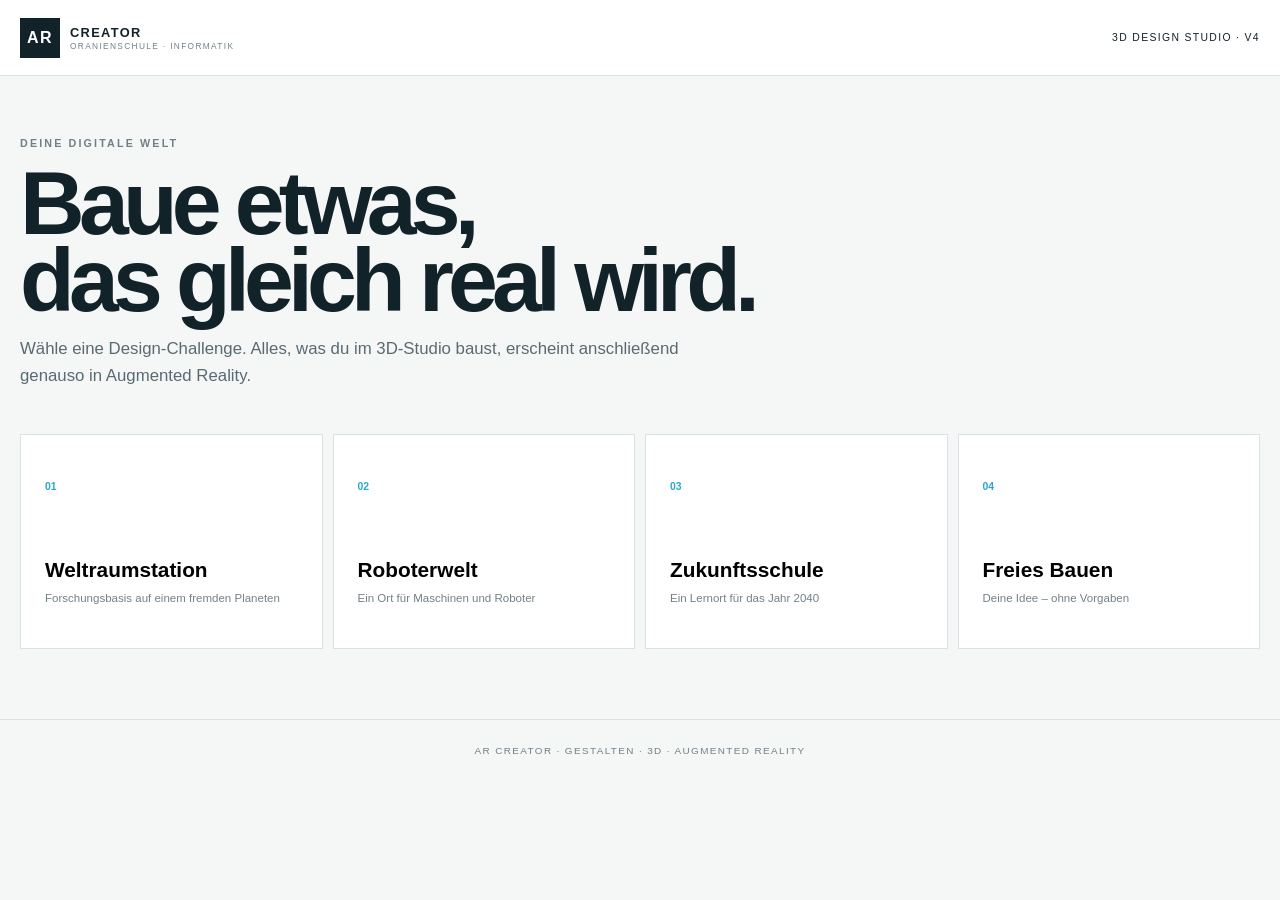
<file: index.html>
<!doctype html><html lang="de"><head><meta charset="utf-8"><meta name="viewport" content="width=device-width,initial-scale=1,viewport-fit=cover"><title>AR Creator · Oranienschule</title>
<script src="https://aframe.io/releases/1.6.0/aframe.min.js"></script><link rel="stylesheet" href="style.css"></head><body>
<header><div class="brand"><span>AR</span><div><b>CREATOR</b><small>ORANIENSCHULE · INFORMATIK</small></div></div><div>3D DESIGN STUDIO · V4</div></header>
<main><section id="start"><p class="eyebrow">DEINE DIGITALE WELT</p><h1>Baue etwas,<br>das gleich real wird.</h1><p class="intro">Wähle eine Design-Challenge. Alles, was du im 3D-Studio baust, erscheint anschließend genauso in Augmented Reality.</p>
<div class="themes"><button data-t="space"><i>01</i><b>Weltraumstation</b><span>Forschungsbasis auf einem fremden Planeten</span></button><button data-t="robot"><i>02</i><b>Roboterwelt</b><span>Ein Ort für Maschinen und Roboter</span></button><button data-t="school"><i>03</i><b>Zukunftsschule</b><span>Ein Lernort für das Jahr 2040</span></button><button data-t="free"><i>04</i><b>Freies Bauen</b><span>Deine Idee – ohne Vorgaben</span></button></div></section>
<section id="editor" class="hidden"><div class="challenge"><div><small>DEINE DESIGN-CHALLENGE</small><h2 id="ct"></h2><p id="cp"></p></div><button id="back">Thema wechseln</button></div>
<div class="workspace"><aside class="library"><h3>01 · BAUTEILE</h3><p>Antippen zum Hinzufügen</p><div id="parts"></div></aside>
<section class="stage"><div class="stagebar"><b>ECHTE 3D-VORSCHAU</b><span>Mit der Maus / dem Finger drehen · Mausrad zum Zoomen</span></div>
<a-scene id="preview" embedded vr-mode-ui="enabled:false" renderer="antialias:true;colorManagement:true" background="color:#EDF2F2">
<a-assets></a-assets><a-entity id="rig"><a-entity id="world"></a-entity><a-plane position="0 0 0" rotation="-90 0 0" width="12" height="12" color="#DDE5E6" material="roughness:1"></a-plane><a-grid-helper></a-grid-helper></a-entity>
<a-entity light="type:ambient;intensity:.75"></a-entity><a-entity light="type:directional;intensity:.75" position="-3 5 2"></a-entity><a-camera position="0 3.2 6.8" rotation="-22 0 0" wasd-controls-enabled="false"></a-camera></a-scene>
<div class="stagefoot"><span>● LIVE · Editor und AR nutzen dieselben Modelle</span><span id="count">0 Objekte</span></div></section>
<aside class="props"><h3>02 · BEARBEITEN</h3><p id="sel">Wähle ein Objekt in der Szene</p><div id="controls" class="hidden">
<label>Links / rechts <output id="xo"></output><input id="x" type="range" min="-3" max="3" step=".25"></label><label>Vor / zurück <output id="zo"></output><input id="z" type="range" min="-3" max="3" step=".25"></label><label>Größe <output id="so"></output><input id="size" type="range" min=".5" max="1.8" step=".1"></label><label>Drehung <output id="ro"></output><input id="rot" type="range" min="0" max="345" step="15"></label><b class="lab">Farbe</b><div id="colors"></div><button id="dup">＋ Duplizieren</button><button id="del">Objekt löschen</button></div></aside></div>
<div class="launch"><div><small>03 · AUGMENTED REALITY</small><h2>Jetzt wird deine Welt real.</h2><p>Richte dein iPad anschließend auf den Hiro-Marker.</p></div><div><button id="codeBtn" class="ghost">〈/〉 Code</button><button id="arBtn" class="ar">Meine Welt in AR ↗</button></div></div>
<div id="codePanel" class="code hidden"><button id="closeCode">×</button><h2>Deine Szene als Daten</h2><pre id="code"></pre></div></section></main><footer>AR CREATOR · GESTALTEN · 3D · AUGMENTED REALITY</footer>
<script src="models.js"></script><script src="app.js"></script></body></html>
</file>
<file: style.css>
*{box-sizing:border-box}:root{--ink:#122229;--line:#d8e1e3;--blue:#2ca8cc;--yellow:#ffb52d}body{margin:0;background:#f5f7f7;color:var(--ink);font-family:Arial,sans-serif}header{height:76px;background:white;border-bottom:1px solid var(--line);display:flex;justify-content:space-between;align-items:center;padding:0 max(20px,calc((100vw - 1300px)/2));font-size:.65rem;letter-spacing:.13em}.brand{display:flex;align-items:center;gap:10px}.brand>span{background:var(--ink);color:white;width:40px;height:40px;display:grid;place-items:center;font-size:1rem;font-weight:900}.brand b{display:block;font-size:.8rem}.brand small{font-size:.52rem;color:#718087}main{max-width:1300px;margin:auto;padding:50px 20px 70px}.eyebrow{font-size:.67rem;font-weight:900;letter-spacing:.2em;color:#718087}#start h1{font-size:clamp(3.5rem,7vw,6.8rem);line-height:.86;letter-spacing:-.065em;margin:.18em 0}.intro{max-width:700px;font-size:1.05rem;line-height:1.6;color:#596a71}.themes{display:grid;grid-template-columns:repeat(4,1fr);gap:10px;margin-top:45px}.themes button{height:215px;background:white;border:1px solid var(--line);padding:24px;text-align:left;cursor:pointer}.themes button:hover{transform:translateY(-4px);box-shadow:0 15px 35px #1d343d18}.themes i{font-style:normal;font-size:.65rem;color:var(--blue);font-weight:900}.themes b,.themes span{display:block}.themes b{font-size:1.3rem;margin-top:65px}.themes span{font-size:.72rem;color:#728188;line-height:1.4;margin-top:8px}.hidden{display:none!important}.challenge{background:var(--ink);color:white;padding:20px 25px;display:flex;justify-content:space-between;align-items:center}.challenge small{color:#68d0ed;letter-spacing:.14em}.challenge h2{margin:5px 0}.challenge p{margin:0;color:#bcc9cd}.challenge button{border:1px solid #5b6c73;background:transparent;color:white;padding:9px 12px}.workspace{display:grid;grid-template-columns:220px minmax(480px,1fr) 235px;background:white;border:1px solid var(--line);min-height:650px}.library,.props{padding:20px}.library{border-right:1px solid var(--line)}.props{border-left:1px solid var(--line)}aside h3{font-size:.7rem;letter-spacing:.12em;margin:0}aside>p{font-size:.68rem;color:#7b8a90}#parts{display:grid;grid-template-columns:1fr 1fr;gap:7px;margin-top:18px}.part{height:86px;border:1px solid var(--line);background:#f8fafa;cursor:pointer;padding:7px}.part:hover{border-color:#6d7e85}.part b{display:block;font-size:.65rem;margin-top:5px}.thumb{height:50px;position:relative;display:grid;place-items:center}.thumb span{display:block;background:var(--c);width:28px;height:28px;box-shadow:5px 5px #0002}.stage{display:flex;flex-direction:column;background:#edf2f2;min-width:0}.stagebar,.stagefoot{height:48px;padding:0 15px;display:flex;align-items:center;justify-content:space-between;font-size:.62rem;border-bottom:1px solid var(--line)}.stagebar span{color:#718087}.stagefoot{border-top:1px solid var(--line);border-bottom:0}.stagefoot span:first-child{color:#4c8460}#preview{display:block;width:100%;height:550px}.props label{display:block;font-size:.68rem;font-weight:bold;margin:18px 0}.props output{float:right;color:#77878d}.props input{width:100%;accent-color:var(--ink);margin-top:8px}.lab{font-size:.68rem}#colors{display:flex;gap:7px;margin:10px 0 20px}#colors button{width:27px;height:27px;border-radius:50%;border:3px solid white;box-shadow:0 0 0 1px #cad5d8;background:var(--c)}#dup,#del{width:100%;padding:10px;margin-top:7px;background:white;border:1px solid var(--line);font-weight:bold}#del{color:#a54d45}.launch{margin-top:14px;background:var(--ink);color:white;padding:24px 27px;display:flex;justify-content:space-between;align-items:center}.launch small{color:#69d0ed}.launch h2{margin:5px 0}.launch p{margin:0;color:#bac7cb}.launch button{padding:15px 18px;font-weight:900}.ghost{background:transparent;border:1px solid #596a71;color:white}.ar{background:var(--yellow);border:0;margin-left:7px}.code{background:#101d22;color:white;padding:25px}.code button{float:right;background:none;border:0;color:white;font-size:1.5rem}.code pre{background:#071216;color:#9ce2f5;padding:18px;white-space:pre-wrap;overflow:auto}footer{text-align:center;border-top:1px solid var(--line);padding:25px;font-size:.62rem;letter-spacing:.14em;color:#708087}@media(max-width:950px){.themes{grid-template-columns:1fr 1fr}.workspace{grid-template-columns:180px 1fr}.props{grid-column:1/-1}.launch{flex-direction:column;align-items:flex-start;gap:20px}}@media(max-width:650px){.themes{grid-template-columns:1fr}.workspace{grid-template-columns:1fr}.library{border-right:0}.props{grid-column:auto}.launch>div:last-child{display:flex;width:100%;gap:6px}.launch button{flex:1;margin:0}}
</file>
